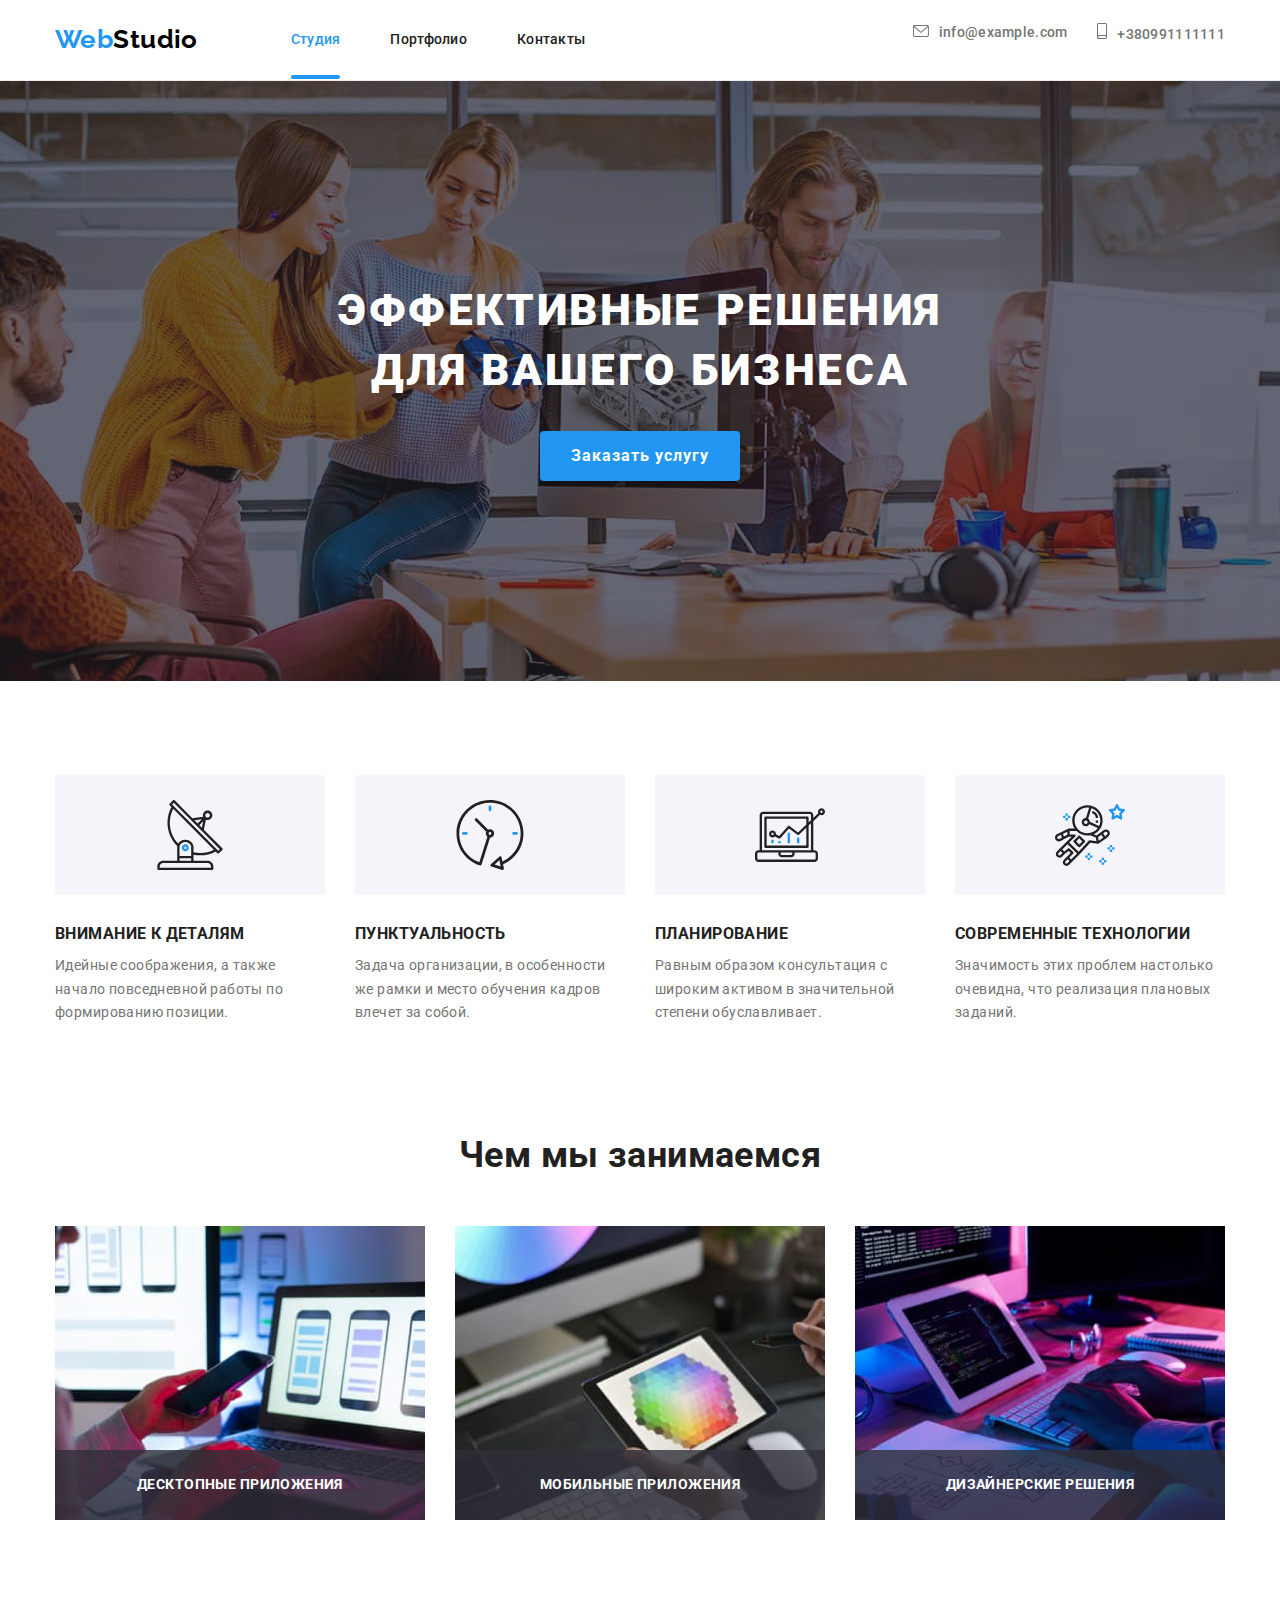
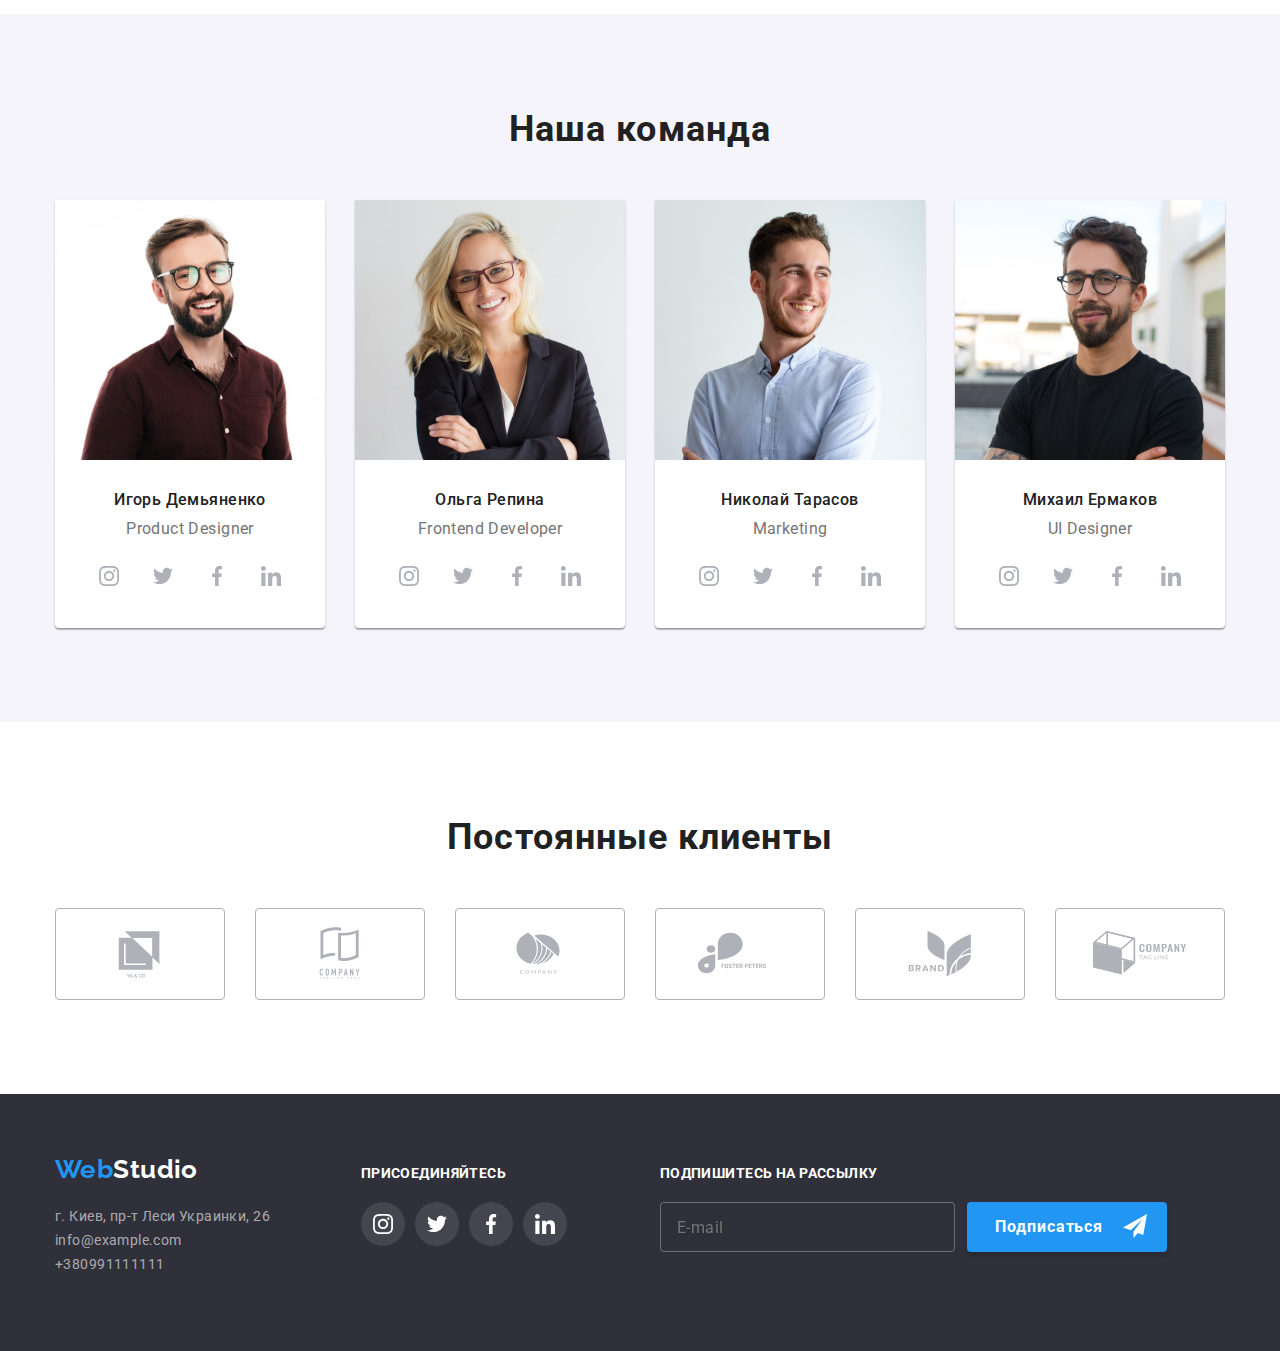
<file: index.html>
<!DOCTYPE html>
<html lang="ru">
<head>
    <meta charset="UTF-8">
    <meta http-equiv="X-UA-Compatible" content="IE=edge">
    <meta name="viewport" content="width=device-width, initial-scale=1.0">
    <title>Студия</title>
    <link rel="preconnect" href="https://fonts.googleapis.com"/>
    <link rel="preconnect" href="https://fonts.gstatic.com" crossorigin/>
    <link href="https://fonts.googleapis.com/css2?family=Raleway:wght@700&family=Roboto:wght@400;500;700;900&display=swap"
        rel="stylesheet"/>
        <link rel="stylesheet" href="https://cdnjs.cloudflare.com/ajax/libs/modern-normalize/1.1.0/modern-normalize.min.css" />
    <link rel="stylesheet" href="./css/main.min.css" />
  
</head>
<body> 
        <!--Navigation-->
        <header class="header">
            <div class="container nav">
                    <ul class="nav__list list">
                        <li class="nav__item"><a href="" class="logo link"><span class="logo__before" lang="en">Web</span><span
                                    class="logo__after" lang="en">Studio</span></a></li>
                        <li class="nav__item"><a href="./index.html" class="nav__link link nav__link--activ current">Студия</a></li>
                        <li class="nav__item"><a href="./portfolio.html" class="nav__link link">Портфолио</a></li>
                        <li class="nav__item"><a href="" class="nav__link link">Контакты</a></li>
                    </ul>
                    <ul class="contacts list">
                        <li class="contacts__item">
                            <a class="contacts__link" href="mailto:info@devstudio.com">
                            <svg class="contacts__icon" width="16" height="12">
                                <use href="./images/icons.svg#icon-envelope"></use>
                            </svg>info@example.com</a>
                        <li>
                        <li class="contacts__item">
                            <a class="contacts__link" href="tel:+380991111111">
                            <svg class="contacts__icon" width="10" height="16">
                                <use href="./images/icons.svg#icon-smartphone"></use>
                            </svg>+380991111111</a>
                        </li> 
                    </ul>
            </div>
        </header>
        <!--Hero-->
        <section class="hero">
            <div class="container">
                <h1 class="hero__title">Эффективные решения<br>для вашего бизнеса</h1>
                <button type="button" class="hero__button" data-modal-open>Заказать услугу</button>
            </div>
        </section>
        <!--Description-->
        <section class="section">
            <div class="container description">
                <h2 class="visually-hidden">Наши приоритеты</h2>
                <ul class="description__list list">
                    <li class="description__item">
                    <div class="description__img">
                            <svg class="description__icon" width="70" height="70">
                                <use href="./images/icons.svg#icon-antenna"></use>
                            </svg>
                    </div>
                        <h3 class="description__title">ВНИМАНИЕ К ДЕТАЛЯМ</h3>
                        <p class="description__text">Идейные соображения, а также начало повседневной работы по формированию позиции.</p>
                    </li>
                    <li class="description__item">
                        <div class="description__img">
                        <svg class="description__icon" width="70" height="70">
                            <use href="./images/icons.svg#icon-clock"></use>
                        </svg></div>
                        <h3 class="description__title">ПУНКТУАЛЬНОСТЬ</h3>
                        <p class="description__text">Задача организации, в особенности же рамки и место обучения кадров влечет за собой.</p>
                    </li>
                    <li class="description__item">
                        <div class="description__img">
                        <svg class="description__icon" width="70" height="70">
                            <use href="./images/icons.svg#icon-diagram"></use>
                        </svg></div>
                        <h3 class="description__title">ПЛАНИРОВАНИЕ</h3>
                        <p class="description__text">Равным образом консультация с широким активом в значительной степени обуславливает.</p>
                    </li>
                    <li class="description__item">
                        <div class="description__img">
                        <svg class="description__icon" width="70" height="70">
                            <use href="./images/icons.svg#icon-astronaut"></use>
                        </svg></div>
                        <h3 class="description__title">СОВРЕМЕННЫЕ ТЕХНОЛОГИИ</h3>
                        <p class="description__text">Значимость этих проблем настолько очевидна, что реализация плановых заданий.</p>
                    </li>
                </ul>
            </div>
        </section>
        <!--About us-->
            <section class="section about-us">
                <div class="container">
                <h2 class="about-us__title">Чем мы занимаемся</h2>
                    <ul class="about-us__list list">
                        <li class="about-us__item">
                            <img class="about-us__img" src="./images/box2.jpg" alt="Cлайд2" width="370" height="294">
                        <h3 class="about-us__text">Десктопные приложения</h3></li>
                        <li class="about-us__item">
                            <img class="about-us__img" src="./images/box3.jpg" alt="Cлайд3" width="370" height="294">
                        <h3 class="about-us__text">Мобильные приложения</h3></li>
                        <li class="about-us__item">
                            <img class="about-us__img" src="./images/box1.jpg" alt="Cлайд1" width="370" height="294">
                        <h3 class="about-us__text">Дизайнерские решения</h3></li>
                    </ul>
                </div>
            </section>
        <!--Команда-->
        <section class="section team">
            <div class="container ">
                <h2 class="team__title title">Наша команда</h2>
                    <ul class="team__list list">
                        <li class="team__item">
                            <img class="team__img" src="./images/igor-demaynenko.jpg" alt="Игорь Демьяненко" width="270">
                            <h3 class="team__pre-text">Игорь Демьяненко</h3>
                            <p class="team__text"><span lang="en">Product Designer</span></p>
                            <ul class="team__social-list  social-list list">
                                <li class="social-list__item">
                                    <a href="" class="social-list__link" >
                                        <svg class="social-list__icon" width="20" height="20">
                                            <use href="./images/icons.svg#icon-instagram"></use>
                                        </svg>
                                    </a>
                                </li>
                                <li class="social-list__item">
                                    <a href="" class="social-list__link"><svg class="social-list__icon" width="20" height="20">
                                        <use href="./images/icons.svg#icon-twitter"></use>
                                    </svg>
                                </a>
                                </li>
                                <li class="social-list__item">
                                    <a href="" class="social-list__link"><svg class="social-list__icon" width="20" height="20">
                                        <use href="./images/icons.svg#icon-facebook"></use>
                                    </svg>
                                </a>
                                </li>
                                <li class="social-list__item">
                                    <a href="" class="social-list__link"><svg class="social-list__icon" width="20" height="20">
                                        <use href="./images/icons.svg#icon-linkedin"></use>
                                    </svg>
                                </a>
                                </li>
                            </ul>
                        </li>
                        <li class="team__item">
                            <img class="team__img" src="./images/olga-repina.jpg" alt="Ольга Репина" width="270">
                            <h3 class="team__pre-text">Ольга Репина</h3>
                            <p class="team__text"><span lang="en">Frontend Developer</span></p>
                            <ul class="team__social-list  social-list list">
                                <li class="social-list__item">
                                    <a href="" class="social-list__link">
                                        <svg class="social-list__icon" width="20" height="20">
                                            <use href="./images/icons.svg#icon-instagram"></use>
                                        </svg>
                                    </a>
                                </li>
                                <li class="social-list__item">
                                    <a href="" class="social-list__link"><svg class="social-list__icon" width="20" height="20">
                                            <use href="./images/icons.svg#icon-twitter"></use>
                                        </svg>
                                    </a>
                                </li>
                                <li class="social-list__item">
                                    <a href="" class="social-list__link"><svg class="social-list__icon" width="20" height="20">
                                            <use href="./images/icons.svg#icon-facebook"></use>
                                        </svg>
                                    </a>
                                </li>
                                <li class="social-list__item">
                                    <a href="" class="social-list__link"><svg class="social-list__icon" width="20" height="20">
                                            <use href="./images/icons.svg#icon-linkedin"></use>
                                        </svg>
                                    </a>
                                </li>
                            </ul>
                        </li>
                        <li class="team__item">
                            <img class="team__img" src="./images/nikolay-tarasov.jpg" alt="Николай Тарасов" width="270">
                            <h3 class="team__pre-text">Николай Тарасов</h3>
                            <p class="team__text"><span lang="en">Marketing</span></p>
                            <ul class="team__social-list  social-list list">
                                <li class="social-list__item">
                                    <a href="" class="social-list__link">
                                        <svg class="social-list__icon" width="20" height="20">
                                            <use href="./images/icons.svg#icon-instagram"></use>
                                        </svg>
                                    </a>
                                </li>
                                <li class="social-list__item">
                                    <a href="" class="social-list__link"><svg class="social-list__icon" width="20" height="20">
                                            <use href="./images/icons.svg#icon-twitter"></use>
                                        </svg>
                                    </a>
                                </li>
                                <li class="social-list__item">
                                    <a href="" class="social-list__link"><svg class="social-list__icon" width="20" height="20">
                                            <use href="./images/icons.svg#icon-facebook"></use>
                                        </svg>
                                    </a>
                                </li>
                                <li class="social-list__item">
                                    <a href="" class="social-list__link"><svg class="social-list__icon" width="20" height="20">
                                            <use href="./images/icons.svg#icon-linkedin"></use>
                                        </svg>
                                    </a>
                                </li>
                            </ul>
                        </li>
                        <li class="team__item">
                            <img class="team__img" src="./images/mihail-ermakov.jpg" alt="Михаил Ермаков" width="270">
                            <h3 class="team__pre-text">Михаил Ермаков</h3>
                            <p class="team__text"><span lang="en">UI Designer</span></p>
                        <ul class="team__social-list  social-list list">
                            <li class="social-list__item">
                                <a href="" class="social-list__link">
                                    <svg class="social-list__icon" width="20" height="20">
                                        <use href="./images/icons.svg#icon-instagram"></use>
                                    </svg>
                                </a>
                            </li>
                            <li class="social-list__item">
                                <a href="" class="social-list__link"><svg class="social-list__icon" width="20" height="20">
                                        <use href="./images/icons.svg#icon-twitter"></use>
                                    </svg>
                                </a>
                            </li>
                            <li class="social-list__item">
                                <a href="" class="social-list__link"><svg class="social-list__icon" width="20" height="20">
                                        <use href="./images/icons.svg#icon-facebook"></use>
                                    </svg>
                                </a>
                            </li>
                            <li class="social-list__item">
                                <a href="" class="social-list__link"><svg class="social-list__icon" width="20" height="20">
                                        <use href="./images/icons.svg#icon-linkedin"></use>
                                    </svg>
                                </a>
                            </li>
                        </ul>
                        </li>
                </ul>
            </div>
        </section>
        <!--Clients-->
        <section class="section client">
            <div class="container">
                <h2 class=" client__title title">Постоянные клиенты</h2>
                <ul class="client__list list">
                    <li class="client__item">
                        <a href="" class="client__link">
                            <svg class="client__icon" width="106" height="60">
                                <use href="./images/icons.svg#icon-client1"></use>
                            </svg>
                        </a>
                    </li>
                    <li class="client__item">
                        <a href="" class="client__link">
                            <svg class="client__icon" width="106" height="60">
                                <use href="./images/icons.svg#icon-client2"></use>
                            </svg>
                        </a>
                    </li>
                    <li class="client__item">
                        <a href="" class="client__link">
                            <svg class="client__icon" width="106" height="60">
                                <use href="./images/icons.svg#icon-client3"></use>
                            </svg>
                        </a>
                    </li>
                    <li class="client__item">
                        <a href="" class="client__link">
                            <svg class="client__icon" width="106" height="60">
                                <use href="./images/icons.svg#icon-client4"></use>
                            </svg>
                        </a>
                    </li>
                    <li class="client__item">
                        <a href="" class="client__link">
                            <svg class="client__icon" width="106" height="60">
                                <use href="./images/icons.svg#icon-client5"></use>
                            </svg>
                        </a>
                    </li>
                    <li class="client__item">
                        <a href="" class="client__link">
                            <svg class="client__icon" width="106" height="60">
                                <use href="./images/icons.svg#icon-client6"></use>
                            </svg>
                        </a>
                    </li>
                </ul>
            </div>
        </section>
        <!--Footer-->
        <section class="section">
    <footer class="footer">
        <div class="container footer-container">
            <div class="footer-adress">
                <a href="" class="logo link"><span class="logo__before" lang="en">Web</span><span class="logo__after--accent" lang="en">Studio</span></a>
                
                    <ul class="footer-adress__list list">
                        <li class="footer-adress__item"><a href="" class="footer-adress__link link"> г. Киев, пр-т Леси Украинки, 26</a></li>
                        <li class="footer-adress__item"><a href="mailto:info@devstudio.com" class="footer-adress__link link">info@example.com</a></li>
                        <li class="footer-adress__item"><a href="tel:+380991111111" class="footer-adress__link link">+380991111111</a></li>
                    </ul>
                
            </div>
            <div class="join">
                    <h3 class="join__title">присоединяйтесь</h3>
                    <ul class="join__list list">
                        <li class="join__item">
                            <a href="" class="join__link">
                                <svg class="join__icon" width="20" height="20">
                                    <use href="./images/icons.svg#icon-instagram"></use>
                                </svg>
                            </a>
                        </li>
                        <li class="join__item">
                            <a href="" class="join__link">
                                <svg class="join__icon" width="20" height="20">
                                    <use href="./images/icons.svg#icon-twitter"></use>
                                </svg>
                            </a>
                        </li>
                        <li class="join__item">
                            <a href="" class="join__link">
                                <svg class="join__icon" width="20" height="20">
                                    <use href="./images/icons.svg#icon-facebook"></use>
                                </svg>
                            </a>
                        </li>
                        <li class="join__item">
                            <a href="" class="join__link">
                                <svg class="join__icon"  width="20" height="20">
                                    <use href="./images/icons.svg#icon-linkedin"></use>
                                </svg>
                            </a>
                        </li>
                    </ul>
            </div>
        
                <form action="#" class="footer-form">
                        <label class="footer-form__lable">Подпишитесь на рассылку</label>
                        <div class="footer-form__tema">
                        <input class="footer-form__input" type="email" name="mail" placeholder="E-mail" />
                        <div class="footer-form__btn">
                            <button class="footer-form__submit" type="submit">Подписаться</button>
                            <svg class="footer-form__icon" width="24" height="24">
                                <use href="./images/icons.svg#icon-send"></use>
                            </svg>
                        </div>
                    </div>
                </form>
        </div>
    </footer>
</section>
<div class="backdrop is-hidden" data-modal>
    <div class="modal" >
        <button class="modal__close" type="button" data-modal-close>
            <svg class="modal__icon" width="18" height="18">
                <use href="./images/icons.svg#icon-close-black"></use>
            </svg>
        </button>

            <p class="modal__title">Оставьте свои данные, мы вам перезвоним</p>
            <form action="#" class="form-modal">
            <div class="modal-form">
                <label class="modal-form__lable" for="name">Имя</label>
                <div class="modal-form__input-wrap">
                    <input class="modal-form__input" type="text" id="name" name="user-name" placeholder="" required>
                    <svg class="modal-form__icon" width="18" height="18">
                        <use href="./images/icons.svg#icon-person-black"></use>
                    </svg>
                </div>
            </div>

            <div class="modal-form">
                <label class="modal-form__lable" for="tel">Телефон</label>
                <div class="modal-form__input-wrap">
                    <input class="modal-form__input" type="tel" id="tel" name="user-tel" required>
                    <svg class="modal-form__icon" width="18" height="18">
                        <use href="./images/icons.svg#icon-phone-black"></use>
                    </svg>
                </div>
            </div>

            <div class="modal-form"> 
                <label class="modal-form__lable" for="user-mail">Почта</label>
                <div class="modal-form__input-wrap">
                    <input class="modal-form__input" type="email" id="user-mail" name="user-mail">
                    <svg class="modal-form__icon" width="18" height="18">
                        <use href="./images/icons.svg#icon-email-black"></use>
                    </svg>
                </div>
            </div>

            <div class="modal-form">
                <label class="modal-form__lable" for="coment">Комментарий</label>
                <textarea class="modal-form__coment" name="usee-text" id="coment" placeholder="Введите текст"></textarea>
            </div>

            <div class="modal-check">
                <input class="modal-check__input visually-hidden" type="checkbox" id="modal-check" name="checkbox">
                <label class="modal-check__text" for="modal-check">
                    <span>
                        <svg class="modal-check__icon" width="16" height="15">
                            <use href="./images/icons.svg#check-icon"></use>
                        </svg>
                    </span>Соглашаюсь с рассылкой и принимаю <a class="modal-check__link" href="">&nbsp;Условия договора</a>
                </label>
            </div>
            
            <button class="button-submit" type="submit">Отправить</button>
        </form>
    </div>
</div>
<script src="./js/modal.js"></script>
</body>
</html>
</file>
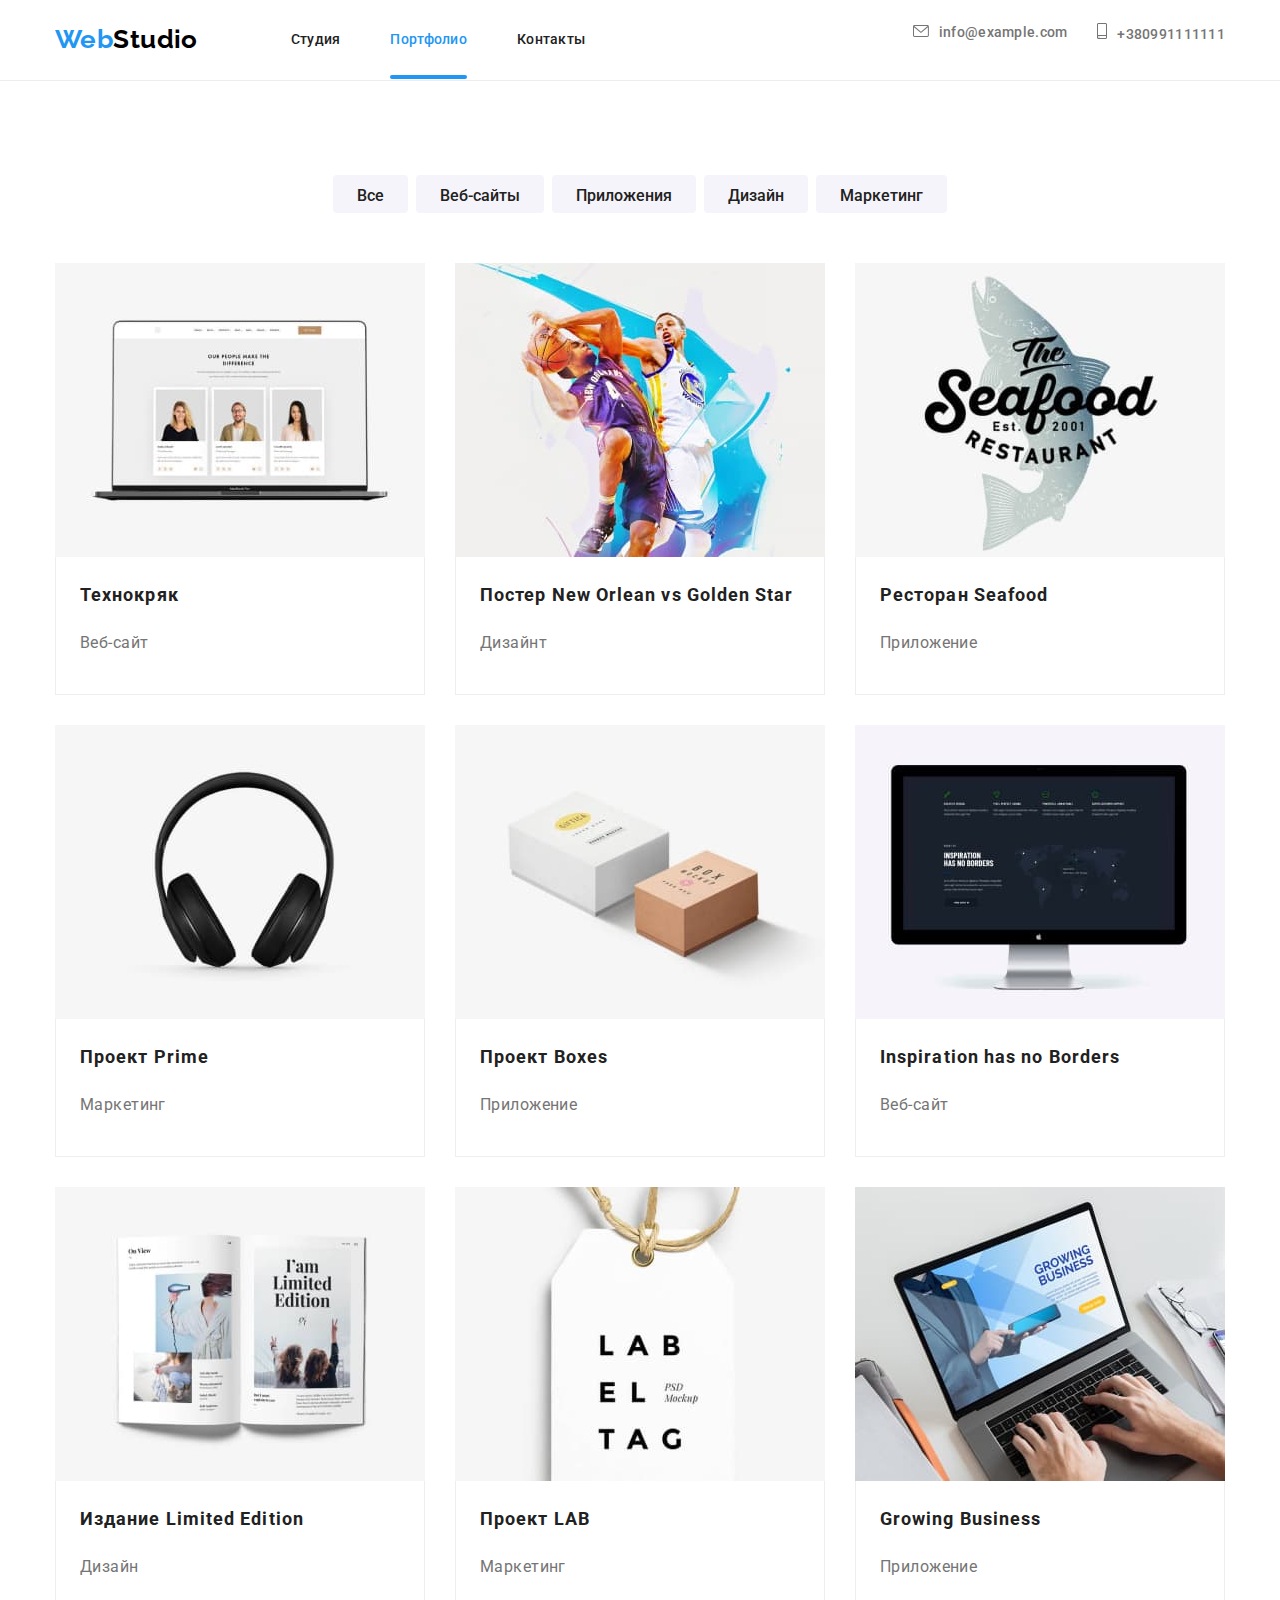
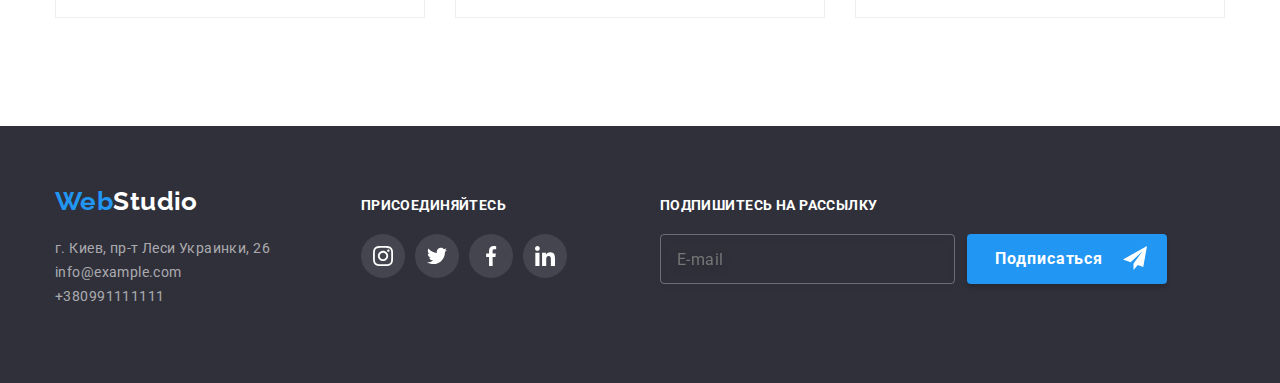
<file: portfolio.html>
<!DOCTYPE html>
<html lang="ru">
<head>
    <meta charset="UTF-8">
    <meta http-equiv="X-UA-Compatible" content="IE=edge">
    <meta name="viewport" content="width=device-width, initial-scale=1.0">
    <title>Портфолио</title>
    <link rel="preconnect" href="https://fonts.googleapis.com" />
    <link rel="preconnect" href="https://fonts.gstatic.com" crossorigin />
    <link href="https://fonts.googleapis.com/css2?family=Raleway:wght@700&family=Roboto:wght@400;500;700;900&display=swap"
        rel="stylesheet" />
        <link rel="stylesheet" href="https://cdnjs.cloudflare.com/ajax/libs/modern-normalize/1.1.0/modern-normalize.min.css" />
    <link rel="stylesheet" href="./css/main.min.css" />     
   
</head>
<body>
    <!--Navigation-->
    <header class="header">
        <div class="container nav">
            <ul class="nav__list list">
                <li class="nav__item"><a href="" class="logo link"><span class="logo__before" lang="en">Web</span><span
                            class="logo__after" lang="en">Studio</span></a></li>
                <li class="nav__item"><a href="./index.html" class="nav__link link">Студия</a></li>
                <li class="nav__item"><a href="./portfolio.html" class=" nav__link link nav__link--activ current">Портфолио</a></li>
                <li class="nav__item"><a href="" class="nav__link link">Контакты</a></li>
            </ul>
            <ul class="contacts list">
                <li class="contacts__item">
                    <a class="contacts__link" href="mailto:info@devstudio.com">
                        <svg class="contacts__icon" width="16" height="12">
                            <use href="./images/icons.svg#icon-envelope"></use>
                        </svg>info@example.com</a>
                <li>
                <li class="contacts__item">
                    <a class="contacts__link" href="tel:+380991111111">
                        <svg class="contacts__icon" width="10" height="16">
                            <use href="./images/icons.svg#icon-smartphone"></use>
                        </svg>+380991111111</a>
                </li>
            </ul>
        </div>
    </header>
    <section class="section">
            <div class="container ">
            <h1 class="visually-hidden">Наши работы</h1>
                <ul class="filtr list">
                    <li class="filtr__item"><button class="filtr__button" type="button">Все</button></li>
                    <li class="filtr__item"><button class="filtr__button" type="button">Веб-сайты</button></li>
                    <li class="filtr__item"><button class="filtr__button" type="button">Приложения</button></li>
                    <li class="filtr__item"><button class="filtr__button" type="button">Дизайн</button></li>
                    <li class="filtr__item"><button class="filtr__button" type="button">Маркетинг</button></li>
                </ul>
                <ul class="portfolio list">
                    <li class="portfolio__item"><a href=""  class="portfolio__link">
                        <div class="overlay">
                            <img class="portfolio__img" src="./images/img1.jpg" alt="технокряк" width="370" height="294">
                                <p class="overlay__text">
                                Технокряк это современная площадка распространения коронавируса. Компании используют эту платформу для цифрового
                                шпионажа и атак на защищённые сервера конкурентов.</p>
                        </div>
                            <div class="portfolio__art">
                                <h2 class="portfolio__title">Технокряк</h2>
                                <p class="portfolio__text">Веб-сайт</p>
                            </div>
                        </a>
                    </li>
                    <li class="portfolio__item"><a href="" class="portfolio__link">
                        <div class="overlay">
                            <img class="portfolio__img" src="./images/img2.jpg" alt="Постер" width="370" height="294">
                            <p class="overlay__text">Технокряк это современная площадка распространения коронавируса. Компании используют эту платформу для цифрового шпионажа и атак на защищённые сервера конкурентов</p>
                        </div>
                        <div class="portfolio__art">
                            <h2 class="portfolio__title">Постер New Orlean vs Golden Star</h2>
                            <p class="portfolio__text">Дизайнт</p>
                        </div></a>
                    </li>
                    <li class="portfolio__item"><a href="" class="portfolio__link">
                        <div class="overlay">
                            <img class="portfolio__img" src="./images/img3.jpg" alt="Ресторан" width="370" height="294">
                            <p class="overlay__text">Технокряк это современная площадка распространения коронавируса. Компании используют эту платформу для цифрового шпионажа и атак на защищённые сервера конкурентов</p>
                        </div>
                        <div class="portfolio__art">
                            <h2 class="portfolio__title">Ресторан Seafood</h2>
                            <p class="portfolio__text">Приложение</p>
                        </div></a>
                    </li>
                    <li class="portfolio__item"><a href="" class="portfolio__link">
                        <div class="overlay">
                            <img class="portfolio__img" src="./images/img4.jpg" alt="Проект наушники" width="370" height="294">
                            <p class="overlay__text">Технокряк это современная площадка распространения коронавируса. Компании используют эту платформу для цифрового шпионажа и атак на защищённые сервера конкурентов</p>
                        </div>
                        <div class="portfolio__art">
                            <h2 class="portfolio__title">Проект Prime</h2>
                            <p class="portfolio__text">Маркетинг</p>
                        </div></a>
                    </li>
                    <li class="portfolio__item"><a href="" class="portfolio__link">
                        <div class="overlay">
                            <img class="portfolio__img" src="./images/img5.jpg" alt="Проект коробки" width="370" height="294">
                            <p class="overlay__text">Технокряк это современная площадка распространения коронавируса. Компании используют эту платформу для цифрового шпионажа и атак на защищённые сервера конкурентов</p>
                        </div>
                        <div class="portfolio__art">
                            <h2 class="portfolio__title">Проект Boxes</h2>
                            <p class="portfolio__text">Приложение</p>
                        </div></a>
                    </li>
                    <li class="portfolio__item"><a href="" class="portfolio__link">
                        <div class="overlay">
                            <img class="portfolio__img" src="./images/img6.jpg" alt="Ресторан" width="370" height="294">
                            <p class="overlay__text">Технокряк это современная площадка распространения коронавируса. Компании используют эту платформу для цифрового шпионажа и атак на защищённые сервера конкурентов</p>
                        </div>
                        <div class="portfolio__art">
                            <h2 class="portfolio__title">Inspiration has no Borders</h2>
                            <p class="portfolio__text">Веб-сайт</p>
                        </div></a>
                    </li>
                    <li class="portfolio__item"><a href="" class="portfolio__link">
                        <div class="overlay">
                            <img class="portfolio__img" src="./images/img7.jpg" alt="Журнал" width="370" height="294">
                            <p class="overlay__text">Технокряк это современная площадка распространения коронавируса. Компании используют эту платформу для цифрового шпионажа и атак на защищённые сервера конкурентов</p>
                        </div>
                        <div class="portfolio__art">
                            <h2 class="portfolio__title">Издание Limited Edition</h2>
                            <p class="portfolio__text">Дизайн</p>
                        </div></a>
                    </li>
                    <li class="portfolio__item"><a href="" class="portfolio__link">
                        <div class="overlay">
                            <img class="portfolio__img" src="./images/img8.jpg" alt="Лаборатория" width="370" height="294">
                            <p class="overlay__text">Технокряк это современная площадка распространения коронавируса. Компании используют эту платформу для цифрового шпионажа и атак на защищённые сервера конкурентов</p>
                        </div>
                        <div class="portfolio__art">
                            <h2 class="portfolio__title">Проект LAB</h2>
                            <p class="portfolio__text">Маркетинг</p>
                        </div></a>
                    </li>
                    <li class="portfolio__item"><a href="" class="portfolio__link">
                        <div class="overlay">
                            <img class="portfolio__img" src="./images/img9.jpg" alt="Компьютер" width="370" height="294">
                            <p class="overlay__text">Технокряк это современная площадка распространения коронавируса. Компании используют эту платформу для цифрового шпионажа и атак на защищённые сервера конкурентов</p>
                        </div>
                        <div class="portfolio__art">
                            <h2 class="portfolio__title">Growing Business</h2>
                            <p class="portfolio__text">Приложение</p>
                        </div></a>
                    </li>
                </ul>
            </div>
    </section>
    <!--Footer-->
    <section class="section">
        <footer class="footer">
            <div class="container footer-container">
                <div class="footer-adress">
                    <a href="" class="logo link"><span class="logo__before" lang="en">Web</span><span
                            class="logo__after--accent" lang="en">Studio</span></a>
        
                    <ul class="footer-adress__list list">
                        <li class="footer-adress__item"><a href="" class="footer-adress__link link"> г. Киев, пр-т Леси
                                Украинки, 26</a></li>
                        <li class="footer-adress__item"><a href="mailto:info@devstudio.com"
                                class="footer-adress__link link">info@example.com</a></li>
                        <li class="footer-adress__item"><a href="tel:+380991111111"
                                class="footer-adress__link link">+380991111111</a></li>
                    </ul>
        
                </div>
                <div class="join">
                    <h3 class="join__title">присоединяйтесь</h3>
                    <ul class="join__list list">
                        <li class="join__item">
                            <a href="" class="join__link">
                                <svg class="join__icon" width="20" height="20">
                                    <use href="./images/icons.svg#icon-instagram"></use>
                                </svg>
                            </a>
                        </li>
                        <li class="join__item">
                            <a href="" class="join__link">
                                <svg class="join__icon" width="20" height="20">
                                    <use href="./images/icons.svg#icon-twitter"></use>
                                </svg>
                            </a>
                        </li>
                        <li class="join__item">
                            <a href="" class="join__link">
                                <svg class="join__icon" width="20" height="20">
                                    <use href="./images/icons.svg#icon-facebook"></use>
                                </svg>
                            </a>
                        </li>
                        <li class="join__item">
                            <a href="" class="join__link">
                                <svg class="join__icon" width="20" height="20">
                                    <use href="./images/icons.svg#icon-linkedin"></use>
                                </svg>
                            </a>
                        </li>
                    </ul>
                </div>
        
                <form action="#" class="footer-form">
                    <label class="footer-form__lable">Подпишитесь на рассылку</label>
                    <div class="footer-form__tema">
                        <input class="footer-form__input" type="email" name="mail" placeholder="E-mail" />
                        <div class="footer-form__btn">
                            <button class="footer-form__submit" type="submit">Подписаться</button>
                            <svg class="footer-form__icon" width="24" height="24">
                                <use href="./images/icons.svg#icon-send"></use>
                            </svg>
                        </div>
                    </div>
                </form>
            </div>
        </footer>
        </section>
</body>
</html>
</file>
<file: css/main.min.css>
html{box-sizing:border-box}*,*::before,*::after{box-sizing:inherit}h1,h2,h3,h4,p,ul{margin-top:0;margin-bottom:px0;padding:0}:root{--main-text-color: #757575;--main-title-color: #ffffff;--second-title-color: #212121;--adress-color: rgba(255, 255, 255, 0.6);--accent-color: #2196f3;--first-button-color: #ffffff;--second-button-color: #f5f4fa;--logo-color: #000000;--second-background-color: #2f303a;--main-background-color: #e5e5e5;--icon-color: #afb1b8;--overlay-color: rgba(33, 150, 243, 0.9);--transition-duration: 250ms;--transition-timing-function: cubic-bezier(0.4, 0, 0.2, 1)}body{font-family:Roboto, sans-serif;letter-spacing:0.03em;font-size:14px;color:var(--main-text-color);background-color:var(--main-title-color)}.visually-hidden{position:absolute;white-space:nowrap;width:1px;height:1px;overflow:hidden;border:0;padding:0;clip:rect(0 0 0 0);clip-path:inset(50%);margin:-1px}.header{border-bottom:1px solid #ececec}img{display:block;max-width:100%}.section{padding-top:94px}.container{width:1200px;padding:0px 15px;margin:0px auto}.list{list-style:none;text-decoration:none}.link{text-decoration:none}.title{margin-bottom:50px;font-weight:700;font-size:36px;line-height:1.17;text-align:center;letter-spacing:0.03em;color:var(--second-title-color)}.hero{background:var(--second-background-color);padding-top:200px;padding-bottom:200px;text-align:center;margin:0 auto;max-width:1600px;height:600px;background-image:linear-gradient(rgba(47,48,58,0.4), rgba(47,48,58,0.4)),url(../images/Img-hero.jpg);background-repeat:no-repeat;background-position:center;background-size:cover}.hero__title{margin-bottom:30px;align-items:center;font-weight:900;font-size:44px;line-height:1.36;letter-spacing:0.06em;text-transform:uppercase;color:var(--main-title-color)}.hero__button{width:200px;height:50px;border-radius:4px;border-color:transparent;font-weight:700;font-size:16px;line-height:1.87;align-items:center;letter-spacing:0.06em;cursor:pointer;text-align:center;color:var(--first-button-color);background-color:var(--accent-color);box-shadow:0px 4px 4px rgba(0,0,0,0.15)}.nav{display:flex;align-items:center;justify-content:space-between}.nav__list{display:flex;align-items:center;padding-top:24px;padding-bottom:25px;margin:0}.nav__item{list-style:none;margin-right:50px}.nav__item:first-child{margin-right:0}.nav__item:last-child{margin-right:auto}.logo{padding-right:93px;font-family:Raleway;font-style:normal;font-weight:700;font-size:26px;line-height:1.19;transition:color var(--transition-duration) var(--transition-timing-function)}.logo:hover,.logo:focus{color:var(--accent-color)}.logo__before{color:var(--accent-color)}.logo__after{color:var(--logo-color)}.nav__link{font-weight:500;line-height:1.14;letter-spacing:0.02em;color:var(--second-title-color);position:relative;transition-duration:var(--transition-duration);transition-timing-function:var(--transition-timing-function)}.nav__link:hover,.nav__link:focus{color:var(--accent-color)}.nav__link--activ{color:var(--accent-color)}.current::after{content:"";width:100%;height:4px;background-color:var(--accent-color);border-radius:50px;position:absolute;left:0;bottom:-32px}.contacts{display:flex;justify-content:center;align-items:center}.contacts__item{display:flex;justify-content:center;align-items:center;margin-left:30px;fill:var(--main-text-color)}.contacts__link{display:flex;font-weight:500;line-height:1.14;letter-spacing:0.02em;color:var(--main-text-color);text-decoration:none;justify-content:center;align-items:baseline;transition:color var(--transition-duration) var(--transition-timing-function)}.contacts__link:hover,.contacts__link:focus{color:var(--accent-color);fill:var(--accent-color);cursor:pointer}.contacts__icon{margin-right:10px}.description{display:flex;margin-top:0;margin-bottom:0}.description__list{display:flex}.description__item{display:block;width:270px;height:251px;margin-right:30px}.description__item:last-child{margin-right:0}.description__img{margin-bottom:30px;width:270px;height:120px;background-color:var(--second-button-color);border-radius:4px;justify-content:center;text-align:center;padding:25px 100px}.description__icon{justify-content:center;align-items:center}.description__title{margin-bottom:10px;font-weight:700;line-height:1.14;text-transform:uppercase;color:var(--second-title-color)}.description__text{line-height:1.71;color:var(--main-text-color);text-align:left}.about-us__list{display:flex;margin-top:0;margin-bottom:0}.about-us__title{margin-bottom:50px;font-weight:700;font-size:36px;line-height:1.17;text-align:center;color:var(--second-title-color)}.about-us__item{position:relative;margin-right:30px}.about-us__item:last-child{margin-right:0}.about-us__text{margin:0;position:absolute;bottom:0;left:0;width:100%;padding:27px 0;font-weight:700;font-size:14px;line-height:1.14;text-align:center;letter-spacing:0.03em;text-transform:uppercase;color:var(--first-button-color);background-color:rgba(47,48,58,0.8)}.team{margin-top:94px;padding-bottom:94px;background-color:var(--second-button-color)}.team__list{display:flex;margin-bottom:0px}.team__item{margin-right:30px;text-align:center;background:#ffffff;box-shadow:0px 1px 3px rgba(0,0,0,0.12),0px 1px 1px rgba(0,0,0,0.14),0px 2px 1px rgba(0,0,0,0.2);border-radius:0px 0px 4px 4px}.team__item:last-child{margin-right:0}.team__img{margin-bottom:30px}.team__pre-text{margin-bottom:10px;font-weight:500;font-size:16px;line-height:1.19;color:var(--second-title-color)}.team__text{margin-bottom:30px;font-weight:400;font-size:16px;line-height:1.19;color:var(--main-text-color);margin-bottom:16px}.social-list{display:flex;justify-content:center;padding-left:32px;padding-bottom:30px;padding-right:32px}.social-list__item{width:44px;height:44px}.social-list__item+.social-list__item{margin-left:10px}.social-list__link{width:100%;height:100%;border-radius:50%;display:flex;align-items:center;justify-content:center;background-color:var(--first-button-color);transition:color var(--transition-duration) var(--transition-timing-function);transition:background-color var(--transition-duration) var(--transition-timing-function)}.social-list__link:hover,.social-list__link:focus{background-color:var(--accent-color)}.social-list__icon{fill:var(--icon-color)}.social-list__link:hover .social-list__icon,.social-list__link:focus .social-list__icon{fill:var(--first-button-color)}.client__list{display:flex;margin:0;justify-content:center}.client__item{width:170px;height:92px}.client__item+.client__item{margin-left:30px}.client__link{width:100%;height:100%;display:flex;align-items:center;justify-content:center;border-color:1px solid var(--icon-color);color:var(--icon-color);border-radius:4px;border:1px solid var(--icon-color);transition:color var(--transition-duration) var(--transition-timing-function)}.client__link:hover,.client__link:focus{color:var(--accent-color);border-color:var(--accent-color)}.client__icon{fill:currentColor}.footer-container{display:flex;align-items:baseline}.footer{display:flex;background:var(--second-background-color)}.logo__after--accent{color:var(--first-button-color)}.footer-adress{padding-top:60px;padding-bottom:60px;margin-right:70px}.footer-adress__list{margin-top:20px;font-style:normal}.footer-adress__link{line-height:1.71;color:rgba(255,255,255,0.6)}.footer-adress__link:hover,.footer-adress__link:focus{color:var(--first-button-color)}.join{margin-right:93px}.join__title{margin-bottom:20px;font-weight:700;font-size:14px;line-height:1.14;letter-spacing:0.03em;text-transform:uppercase;color:#ffffff}.join__list{display:flex;justify-content:center;align-items:center}.join__item{width:44px;height:44px}.join__item+.join__item{margin-left:10px}.join__link{display:flex;width:100%;height:100%;justify-content:center;align-items:center;border-radius:50%;background-color:rgba(255,255,255,0.1);transition:color var(--transition-duration) var(--transition-timing-function);transition:background-color var(--transition-duration) var(--transition-timing-function)}.join__link:hover,.join__link:focus{background-color:var(--accent-color)}.join__icon{fill:var(--first-button-color)}.footer-form__tema{display:flex}.footer-form__lable{display:block;margin-bottom:20px;font-weight:700;font-size:14px;line-height:1.14;letter-spacing:0.03em;text-transform:uppercase;color:var(--main-title-color)}.footer-form__btn{position:relative}.footer-form__input{padding-top:15px;padding-bottom:15px;padding-left:16px;margin-right:12px;width:295px;height:50px;font-weight:400;font-size:16px;line-height:1.25;align-items:center;letter-spacing:0.03em;color:rgba(255,255,255,0.6);background-color:transparent;border:1px solid rgba(255,255,255,0.3);box-sizing:border-box;filter:drop-shadow(0px 4px 4px rgba(0,0,0,0.15));border-radius:4px}.footer-form__icon{position:absolute;top:0;right:10%;transform:translateY(50%);fill:#ffffff;background-color:var(--accent-color)}.footer-form__submit{width:200px;height:50px;position:relative;padding:10px 28px;font-weight:700;font-size:16px;line-height:1.87;display:flex;align-items:center;text-align:center;letter-spacing:0.06em;color:var(--main-title-color);background-color:var(--accent-color);box-shadow:0px 4px 4px rgba(0,0,0,0.15);border-radius:4px;border:transparent;outline:none;cursor:pointer}.mail{margin-bottom:20px;font-weight:700;font-size:14px;line-height:1.14;letter-spacing:0.03em;text-transform:uppercase;color:var(--main-title-color)}.backdrop{position:fixed;top:0;left:0;width:100%;height:100%;background-color:rgba(0,0,0,0.2);opacity:1;transition-duration:250ms;transition-timing-function:var(--transition-timing-function)}.backdrop.is-hidden{visibility:hidden;opacity:0;pointer-events:none;transition-duration:250ms;transition-timing-function:var(--transition-timing-function)}.modal{position:absolute;top:50%;left:50%;padding:40px;width:528px;height:581px;background-color:var(--main-title-color);border-radius:4px;transform:translate(-50%, -50%)}.modal__close{position:absolute;top:8px;right:8px;width:30px;height:30px;box-shadow:0px 1px 3px rgba(0,0,0,0.12),0px 1px 1px rgba(0,0,0,0.14),0px 2px 1px rgba(0,0,0,0.2);border-radius:50%;background-color:transparent;border:1px solid rgba(0,0,0,0.1);display:flex;align-items:center;justify-content:center;cursor:pointer}.modal__close:hover,.modal__close:focus{fill:var(--accent-color)}.modal__title{margin-bottom:12px;font-weight:700;font-size:20px;line-height:1.15;text-align:center;letter-spacing:0.03em;color:var(--second-title-color)}.modal-form{margin-bottom:10px}.modal-form:last-child{margin-bottom:0}.modal-form__input{width:100%;height:40px;border:1px solid rgba(33,33,33,0.2);outline:none;border-radius:4px;padding-left:42px;padding-right:42px;color:var(--main-text-color);background-color:transparent;font-weight:400;font-size:12px;line-height:1.17;letter-spacing:0.01em}.modal-form__input:hover{cursor:pointer}.modal-form__input:focus{border-color:var(--accent-color)}.modal-form__input:focus+.modal-form__icon{fill:var(--accent-color)}.modal-form__lable{display:inline-block;margin-bottom:4px;font-weight:400;font-size:12px;line-height:1.17;letter-spacing:0.01em;color:var(--main-text-color)}.modal-form__input-wrap{position:relative}.modal-form__icon{position:absolute;margin-left:12px;left:0;top:50%;transform:translateY(-50%)}.modal-form__coment{width:100%;height:120px;border:1px solid rgba(33,33,33,0.2);border-radius:4px;outline:none;padding:12px 16px;font-weight:400;font-size:12px;line-height:1.17;letter-spacing:0.01em;resize:none}.modal-form__coment:focus{border-color:var(--accent-color)}.modal-form__coment::placeholder{font-weight:400;font-size:12px;line-height:1.17;letter-spacing:0.01em;color:rgba(117,117,117,0.5)}.modal-check__text{display:flex;align-items:center;justify-content:center;font-weight:400;font-size:14px;line-height:1.71;letter-spacing:0.03em;color:var(--main-text-color)}.modal-check__text span{display:flex;align-items:center;justify-content:center;width:16px;height:15px;border:2px solid var(--logo-color);border-radius:2px;margin-right:5px}.modal-check__icon{fill:var(--first-button-color);background-color:transparent}.modal-check__input:checked+.modal-check__text span{background-color:var(--accent-color);border:none}.modal-check{margin-top:20px;margin-bottom:30px}.button-submit{display:flex;margin:0 auto;align-items:center;text-align:center;justify-content:center;width:200px;height:50px;background-color:var(--accent-color);color:var(--first-button-color);box-shadow:0px 4px 4px rgba(0,0,0,0.15);border-radius:4px;border:none;font-weight:700;font-size:16px;line-height:1.87;letter-spacing:0.06em}.modal-check__link{font-weight:400;font-size:14px;line-height:1.71;letter-spacing:0.03em;color:var(--accent-color)}.filtr{display:flex;justify-content:center;margin-bottom:50px}.filtr__item{margin-right:8px}.filtr__item:last-child{margin-right:0}.filtr__button{border-radius:4px;min-width:73;height:38px;padding:6px 22px;text-align:center;font-family:inherit;font-weight:500;font-size:16px;line-height:1.62;cursor:pointer;color:var(--second-title-color);background-color:var(--second-button-color);border-color:transparent;transition:color var(--transition-duration) var(--transition-timing-function);transition:background-color var(--transition-duration) var(--transition-timing-function)}.filtr__button:hover,.filtr__button:focus{color:var(--first-button-color);background-color:var(--accent-color);box-shadow:0px 3px 1px rgba(0,0,0,0.1),0px 1px 2px rgba(0,0,0,0.08),0px 2px 2px rgba(0,0,0,0.12)}.portfolio{display:flex;flex-wrap:wrap;margin-left:-30px;margin-top:-30px}.portfolio__item{box-sizing:border-box;flex-basis:calc(100% / 3-30px);margin-left:30px;margin-top:30px;background:#ffffff}.portfolio__item:hover,.portfolio__item:focus{box-shadow:0px 1px 1px rgba(0,0,0,0.12),0px 4px 4px rgba(0,0,0,0.06),1px 4px 6px rgba(0,0,0,0.16)}.portfolio__link{text-decoration:none;font-style:normal;transition-duration:var(--transition-duration);transition-timing-function:var(--transition-timing-function)}.portfolio__item:hover .overlay__text{transform:translateY(0)}.portfolio__title{font-weight:700;font-size:18px;line-height:2;letter-spacing:0.06em;color:var(--second-title-color)}.portfolio__text{font-size:16px;line-height:1.87;color:var(--main-text-color)}.portfolio__art{padding:20px 24px;border-right:1px solid #eeeeee;border-bottom:1px solid #eeeeee;border-left:1px solid #eeeeee}.overlay{position:relative;overflow:hidden}.overlay__text{padding:63px 24px;font-size:18px;line-height:1.56;letter-spacing:0.03em;color:var(--main-title-color);background-color:var(--overlay-color);position:absolute;top:0;opacity:1;transition-timing-function:var(--transition-timing-function);transform:translateY(100%);transition-duration:var(--transition-duration);overflow:auto}
/*# sourceMappingURL=main.min.css.map */
</file>
